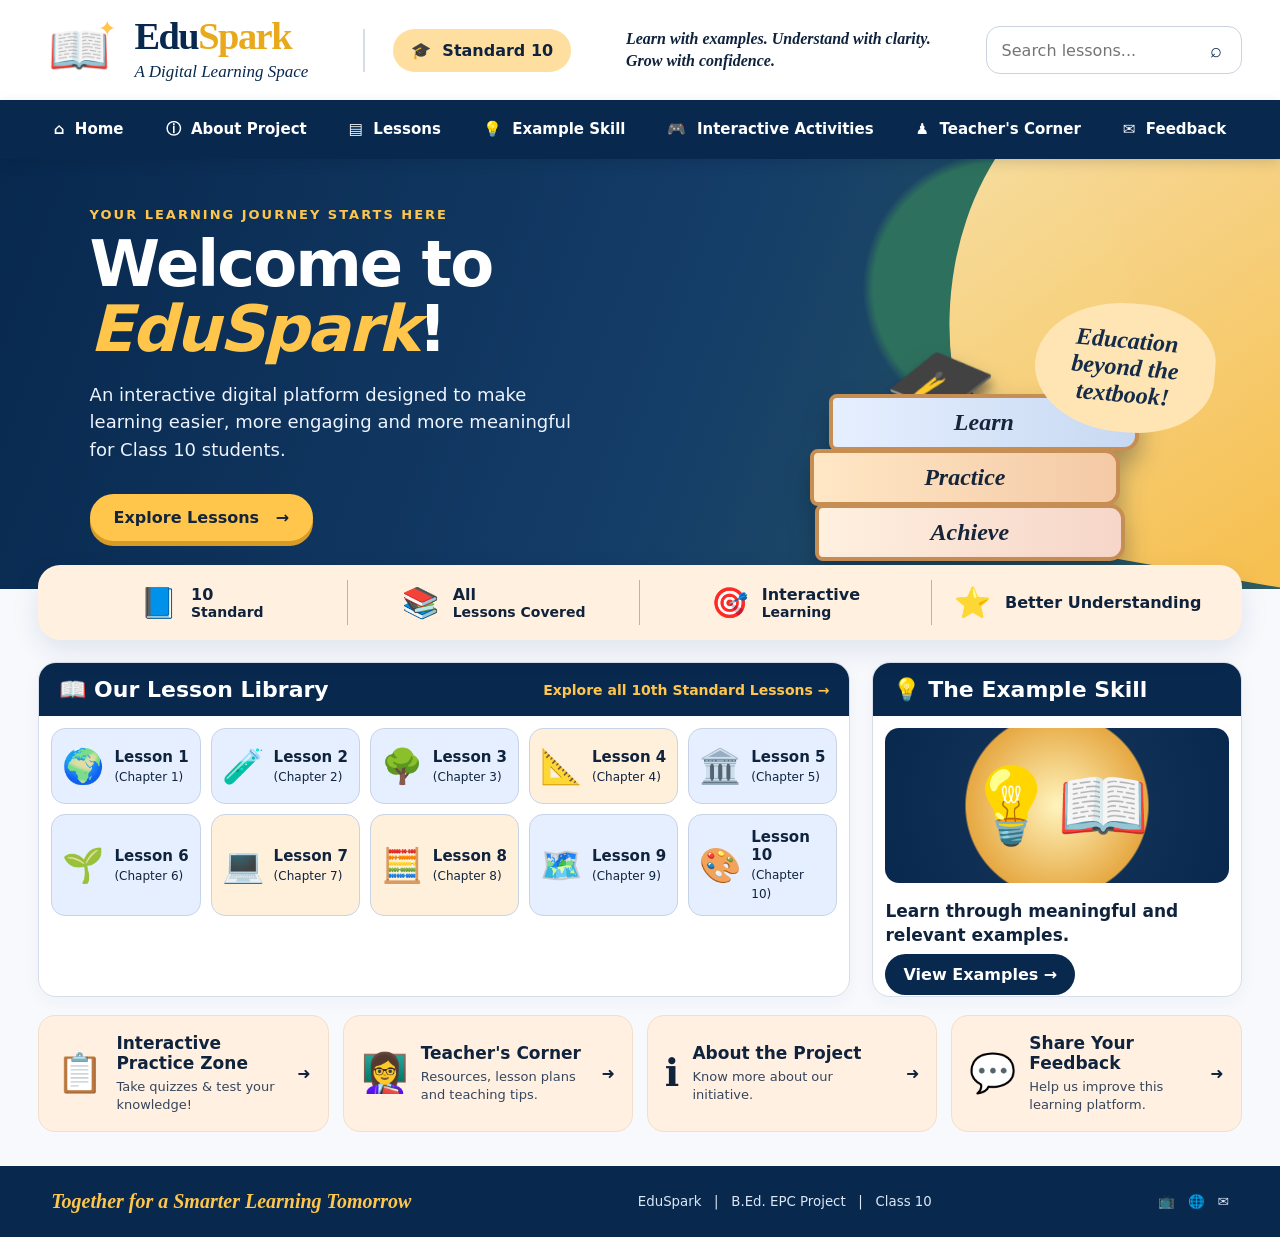
<file: index.html>
<!DOCTYPE html>
<html lang="en"><head>
<meta charset="UTF-8"><meta name="viewport" content="width=device-width, initial-scale=1.0">
<meta name="theme-color" content="#09284d">
<title>EduSpark Home | EduSpark</title><link rel="stylesheet" href="assets/css/style.css"></head><body>

<header class="top" id="home">
  <a class="brand" href="index.html" aria-label="EduSpark home"><div class="logo">📖</div><div><h1>Edu<span>Spark</span></h1><p class="tagline">A Digital Learning Space</p></div></a>
  <div class="standard"><span>🎓 &nbsp;Standard 10</span></div>
  <div class="motto">Learn with examples. Understand with clarity.<br>Grow with confidence.</div>
  <label class="search"><input id="searchInput" type="search" placeholder="Search lessons..." aria-label="Search lessons"><button id="searchBtn" aria-label="Search">⌕</button></label>
</header>
<nav class="nav" aria-label="Main navigation">
  <a href="index.html">⌂ &nbsp;Home</a><a href="about.html">ⓘ &nbsp;About Project</a><a href="lessons.html">▤ &nbsp;Lessons</a><a href="examples.html">💡 &nbsp;Example Skill</a><a href="practice.html">🎮 &nbsp;Interactive Activities</a><a href="teachers.html">♟ &nbsp;Teacher's Corner</a><a href="feedback.html">✉ &nbsp;Feedback</a>
</nav>

<section class="hero">
  <div class="hero-copy"><div class="eyebrow">Your learning journey starts here</div><h2>Welcome to<br><span>EduSpark</span>!</h2><p>An interactive digital platform designed to make learning easier, more engaging and more meaningful for Class 10 students.</p><a class="btn" href="lessons.html">Explore Lessons &nbsp; →</a></div>
  <div class="hero-art" aria-hidden="true"><div class="book-stack"><div class="cap">🎓</div><div class="book">Learn</div><div class="book">Practice</div><div class="book">Achieve</div></div><div class="bubble">Education beyond the textbook!</div></div>
</section>
<div class="stats"><div class="stat"><b>📘</b><div>10<small>Standard</small></div></div><div class="stat"><b>📚</b><div>All<small>Lessons Covered</small></div></div><div class="stat"><b>🎯</b><div>Interactive<small>Learning</small></div></div><div class="stat"><b>⭐</b><div>Better Understanding</div></div></div>
<main class="wrap">
<div class="section-grid">
<section class="panel"><div class="panel-head"><h3>📖 Our Lesson Library</h3><a href="lessons.html">Explore all 10th Standard Lessons →</a></div><div class="lessons">
<a class="lesson" href="lessons.html#lesson-1"><span class="emoji">🌍</span><span><strong>Lesson 1</strong><small>(Chapter 1)</small></span></a>
<a class="lesson" href="lessons.html#lesson-2"><span class="emoji">🧪</span><span><strong>Lesson 2</strong><small>(Chapter 2)</small></span></a>
<a class="lesson" href="lessons.html#lesson-3"><span class="emoji">🌳</span><span><strong>Lesson 3</strong><small>(Chapter 3)</small></span></a>
<a class="lesson" href="lessons.html#lesson-4"><span class="emoji">📐</span><span><strong>Lesson 4</strong><small>(Chapter 4)</small></span></a>
<a class="lesson" href="lessons.html#lesson-5"><span class="emoji">🏛️</span><span><strong>Lesson 5</strong><small>(Chapter 5)</small></span></a>
<a class="lesson" href="lessons.html#lesson-6"><span class="emoji">🌱</span><span><strong>Lesson 6</strong><small>(Chapter 6)</small></span></a>
<a class="lesson" href="lessons.html#lesson-7"><span class="emoji">💻</span><span><strong>Lesson 7</strong><small>(Chapter 7)</small></span></a>
<a class="lesson" href="lessons.html#lesson-8"><span class="emoji">🧮</span><span><strong>Lesson 8</strong><small>(Chapter 8)</small></span></a>
<a class="lesson" href="lessons.html#lesson-9"><span class="emoji">🗺️</span><span><strong>Lesson 9</strong><small>(Chapter 9)</small></span></a>
<a class="lesson" href="lessons.html#lesson-10"><span class="emoji">🎨</span><span><strong>Lesson 10</strong><small>(Chapter 10)</small></span></a>
</div></section>
<section class="panel"><div class="panel-head"><h3>💡 The Example Skill</h3></div><div class="example-body"><div class="example-img">💡📖</div><p>Learn through meaningful and relevant examples.</p><a class="dark-btn" href="examples.html">View Examples →</a></div></section>
</div>
<div class="tiles">
<a class="tile" href="practice.html"><span class="tile-icon">📋</span><div><h3>Interactive Practice Zone</h3><p>Take quizzes & test your knowledge!</p></div><span>➜</span></a>
<a class="tile" href="teachers.html"><span class="tile-icon">👩‍🏫</span><div><h3>Teacher's Corner</h3><p>Resources, lesson plans and teaching tips.</p></div><span>➜</span></a>
<a class="tile" href="about.html"><span class="tile-icon">ℹ️</span><div><h3>About the Project</h3><p>Know more about our initiative.</p></div><span>➜</span></a>
<a class="tile" href="feedback.html"><span class="tile-icon">💬</span><div><h3>Share Your Feedback</h3><p>Help us improve this learning platform.</p></div><span>➜</span></a>
</div></main>

<footer class="footer"><strong>Together for a Smarter Learning Tomorrow</strong><small>EduSpark &nbsp; | &nbsp; B.Ed. EPC Project &nbsp; | &nbsp; Class 10</small><small>📺 &nbsp; 🌐 &nbsp; ✉</small></footer>

<script src="assets/js/script.js"></script>
</body></html>
</file>
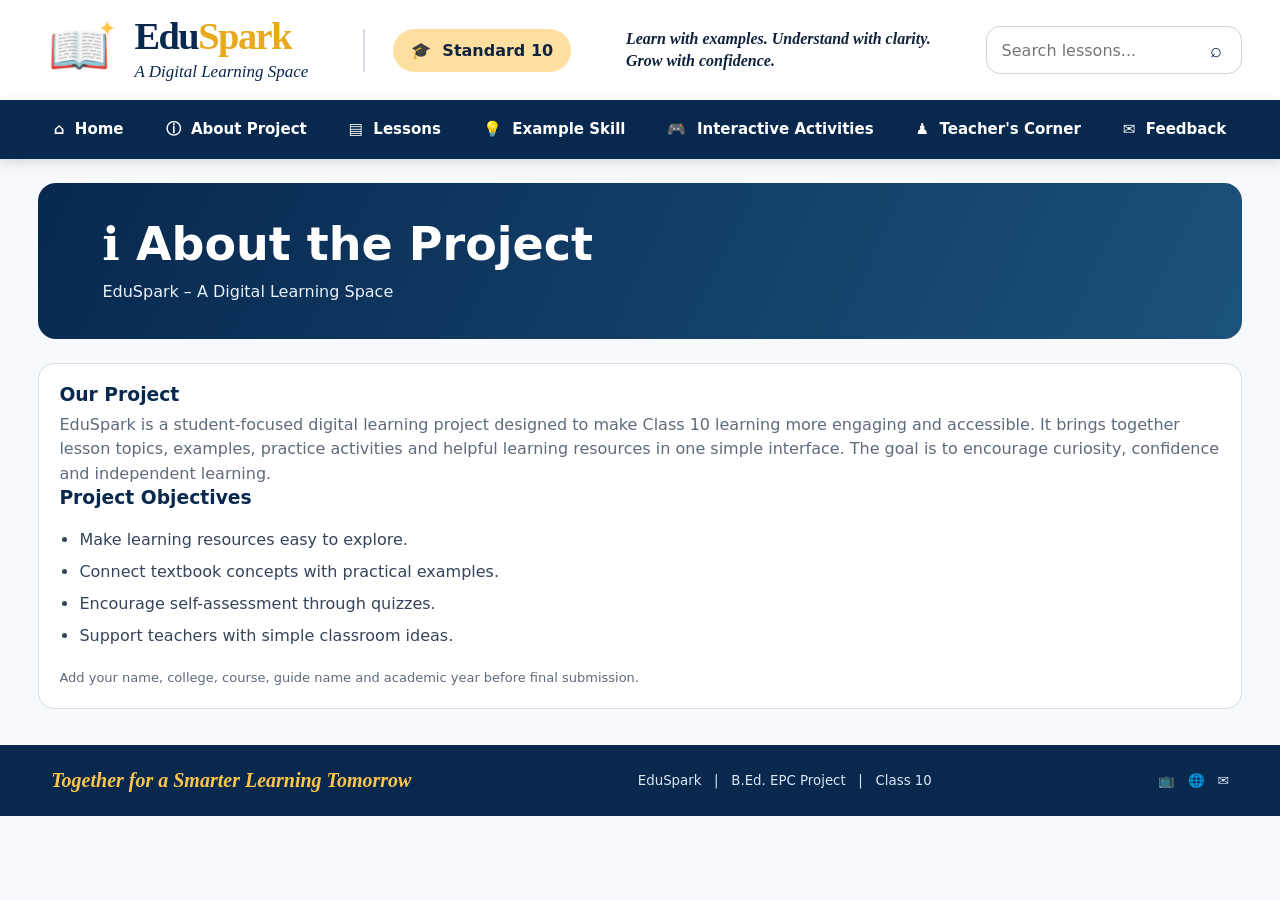
<file: about.html>
<!DOCTYPE html>
<html lang="en"><head>
<meta charset="UTF-8"><meta name="viewport" content="width=device-width, initial-scale=1.0">
<meta name="theme-color" content="#09284d">
<title>About the Project | EduSpark</title><link rel="stylesheet" href="assets/css/style.css"></head><body>

<header class="top" id="home">
  <a class="brand" href="index.html" aria-label="EduSpark home"><div class="logo">📖</div><div><h1>Edu<span>Spark</span></h1><p class="tagline">A Digital Learning Space</p></div></a>
  <div class="standard"><span>🎓 &nbsp;Standard 10</span></div>
  <div class="motto">Learn with examples. Understand with clarity.<br>Grow with confidence.</div>
  <label class="search"><input id="searchInput" type="search" placeholder="Search lessons..." aria-label="Search lessons"><button id="searchBtn" aria-label="Search">⌕</button></label>
</header>
<nav class="nav" aria-label="Main navigation">
  <a href="index.html">⌂ &nbsp;Home</a><a href="about.html">ⓘ &nbsp;About Project</a><a href="lessons.html">▤ &nbsp;Lessons</a><a href="examples.html">💡 &nbsp;Example Skill</a><a href="practice.html">🎮 &nbsp;Interactive Activities</a><a href="teachers.html">♟ &nbsp;Teacher's Corner</a><a href="feedback.html">✉ &nbsp;Feedback</a>
</nav>

<main class="page-content"><section class="page-hero"><h1>ℹ️ About the Project</h1><p>EduSpark – A Digital Learning Space</p></section>
<article class="info-card"><h3>Our Project</h3><p>EduSpark is a student-focused digital learning project designed to make Class 10 learning more engaging and accessible. It brings together lesson topics, examples, practice activities and helpful learning resources in one simple interface. The goal is to encourage curiosity, confidence and independent learning.</p><h3>Project Objectives</h3><ul class="teacher-list"><li>Make learning resources easy to explore.</li><li>Connect textbook concepts with practical examples.</li><li>Encourage self-assessment through quizzes.</li><li>Support teachers with simple classroom ideas.</li></ul><p class="notice">Add your name, college, course, guide name and academic year before final submission.</p></article></main>

<footer class="footer"><strong>Together for a Smarter Learning Tomorrow</strong><small>EduSpark &nbsp; | &nbsp; B.Ed. EPC Project &nbsp; | &nbsp; Class 10</small><small>📺 &nbsp; 🌐 &nbsp; ✉</small></footer>

<script src="assets/js/script.js"></script>
</body></html>
</file>
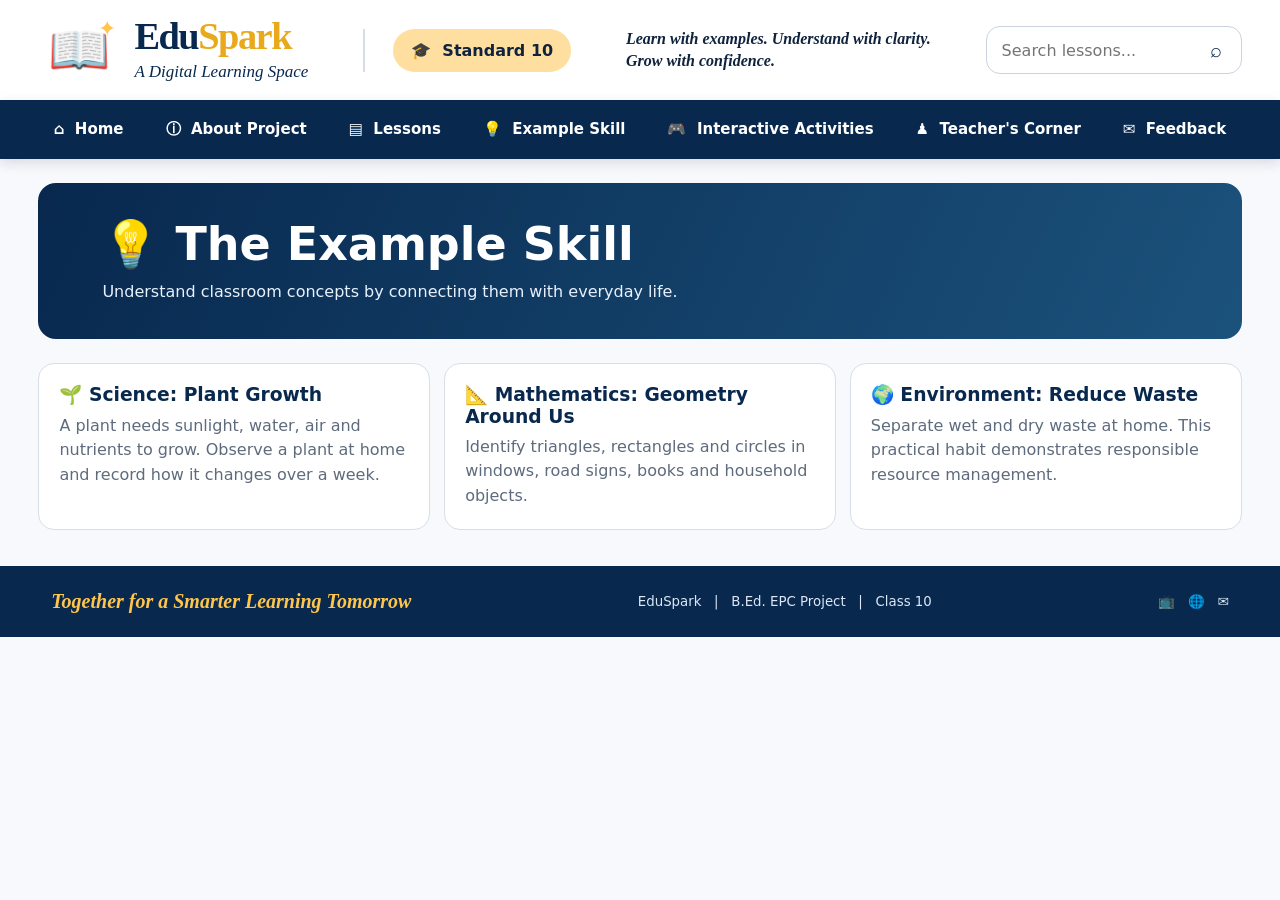
<file: examples.html>
<!DOCTYPE html>
<html lang="en"><head>
<meta charset="UTF-8"><meta name="viewport" content="width=device-width, initial-scale=1.0">
<meta name="theme-color" content="#09284d">
<title>Example Skill | EduSpark</title><link rel="stylesheet" href="assets/css/style.css"></head><body>

<header class="top" id="home">
  <a class="brand" href="index.html" aria-label="EduSpark home"><div class="logo">📖</div><div><h1>Edu<span>Spark</span></h1><p class="tagline">A Digital Learning Space</p></div></a>
  <div class="standard"><span>🎓 &nbsp;Standard 10</span></div>
  <div class="motto">Learn with examples. Understand with clarity.<br>Grow with confidence.</div>
  <label class="search"><input id="searchInput" type="search" placeholder="Search lessons..." aria-label="Search lessons"><button id="searchBtn" aria-label="Search">⌕</button></label>
</header>
<nav class="nav" aria-label="Main navigation">
  <a href="index.html">⌂ &nbsp;Home</a><a href="about.html">ⓘ &nbsp;About Project</a><a href="lessons.html">▤ &nbsp;Lessons</a><a href="examples.html">💡 &nbsp;Example Skill</a><a href="practice.html">🎮 &nbsp;Interactive Activities</a><a href="teachers.html">♟ &nbsp;Teacher's Corner</a><a href="feedback.html">✉ &nbsp;Feedback</a>
</nav>

<main class="page-content"><section class="page-hero"><h1>💡 The Example Skill</h1><p>Understand classroom concepts by connecting them with everyday life.</p></section>
<div class="info-grid">
<article class="info-card"><h3>🌱 Science: Plant Growth</h3><p>A plant needs sunlight, water, air and nutrients to grow. Observe a plant at home and record how it changes over a week.</p></article>
<article class="info-card"><h3>📐 Mathematics: Geometry Around Us</h3><p>Identify triangles, rectangles and circles in windows, road signs, books and household objects.</p></article>
<article class="info-card"><h3>🌍 Environment: Reduce Waste</h3><p>Separate wet and dry waste at home. This practical habit demonstrates responsible resource management.</p></article>
</div></main>

<footer class="footer"><strong>Together for a Smarter Learning Tomorrow</strong><small>EduSpark &nbsp; | &nbsp; B.Ed. EPC Project &nbsp; | &nbsp; Class 10</small><small>📺 &nbsp; 🌐 &nbsp; ✉</small></footer>

<script src="assets/js/script.js"></script>
</body></html>
</file>
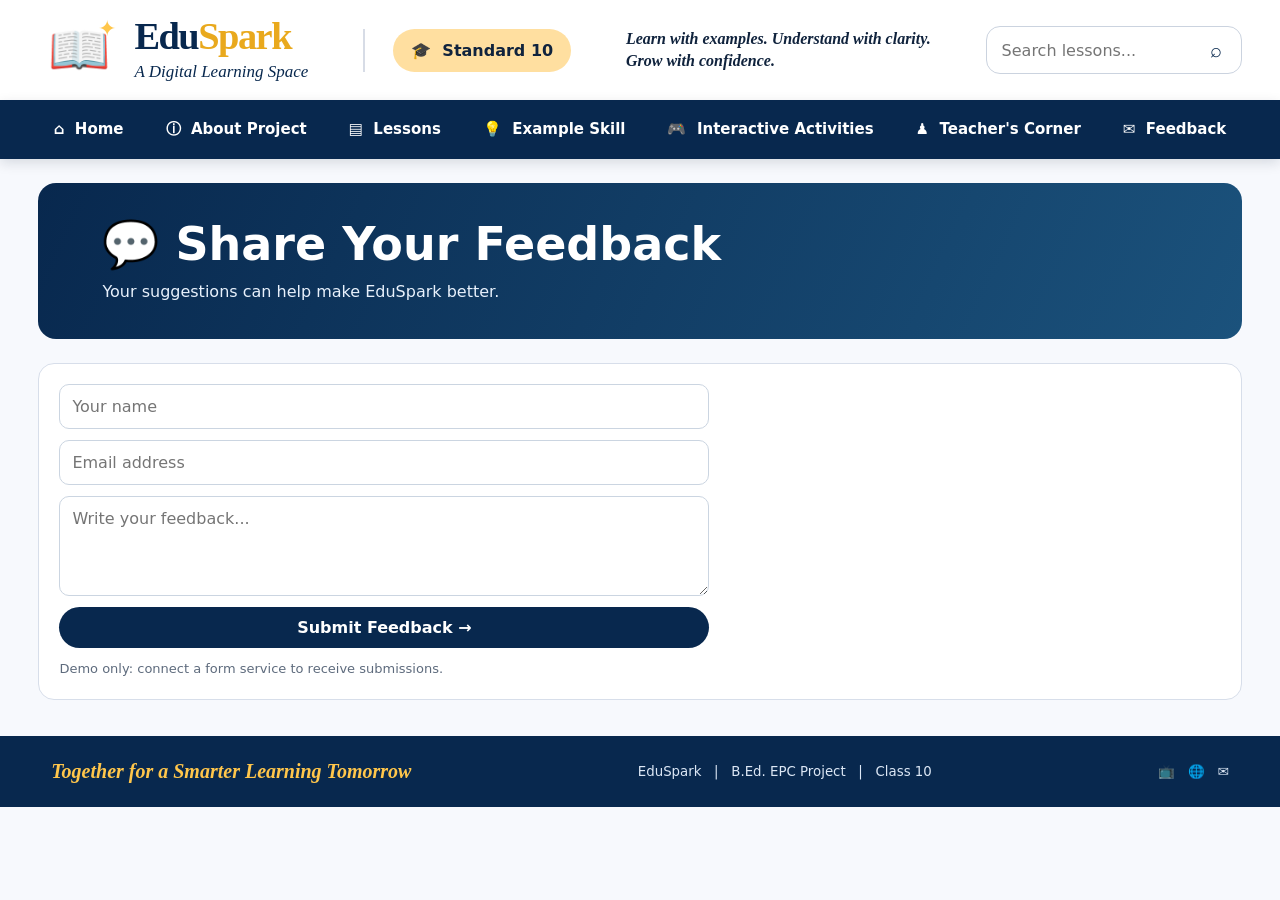
<file: feedback.html>
<!DOCTYPE html>
<html lang="en"><head>
<meta charset="UTF-8"><meta name="viewport" content="width=device-width, initial-scale=1.0">
<meta name="theme-color" content="#09284d">
<title>Share Feedback | EduSpark</title><link rel="stylesheet" href="assets/css/style.css"></head><body>

<header class="top" id="home">
  <a class="brand" href="index.html" aria-label="EduSpark home"><div class="logo">📖</div><div><h1>Edu<span>Spark</span></h1><p class="tagline">A Digital Learning Space</p></div></a>
  <div class="standard"><span>🎓 &nbsp;Standard 10</span></div>
  <div class="motto">Learn with examples. Understand with clarity.<br>Grow with confidence.</div>
  <label class="search"><input id="searchInput" type="search" placeholder="Search lessons..." aria-label="Search lessons"><button id="searchBtn" aria-label="Search">⌕</button></label>
</header>
<nav class="nav" aria-label="Main navigation">
  <a href="index.html">⌂ &nbsp;Home</a><a href="about.html">ⓘ &nbsp;About Project</a><a href="lessons.html">▤ &nbsp;Lessons</a><a href="examples.html">💡 &nbsp;Example Skill</a><a href="practice.html">🎮 &nbsp;Interactive Activities</a><a href="teachers.html">♟ &nbsp;Teacher's Corner</a><a href="feedback.html">✉ &nbsp;Feedback</a>
</nav>

<main class="page-content"><section class="page-hero"><h1>💬 Share Your Feedback</h1><p>Your suggestions can help make EduSpark better.</p></section>
<div class="info-card"><form class="feedback-form" id="feedbackForm"><input required name="name" placeholder="Your name" aria-label="Your name"><input required type="email" name="email" placeholder="Email address" aria-label="Email address"><textarea required name="message" placeholder="Write your feedback..." aria-label="Feedback"></textarea><button class="dark-btn" type="submit">Submit Feedback →</button><p class="notice" id="formMessage" aria-live="polite">Demo only: connect a form service to receive submissions.</p></form></div></main>

<footer class="footer"><strong>Together for a Smarter Learning Tomorrow</strong><small>EduSpark &nbsp; | &nbsp; B.Ed. EPC Project &nbsp; | &nbsp; Class 10</small><small>📺 &nbsp; 🌐 &nbsp; ✉</small></footer>

<script src="assets/js/script.js"></script>
</body></html>
</file>
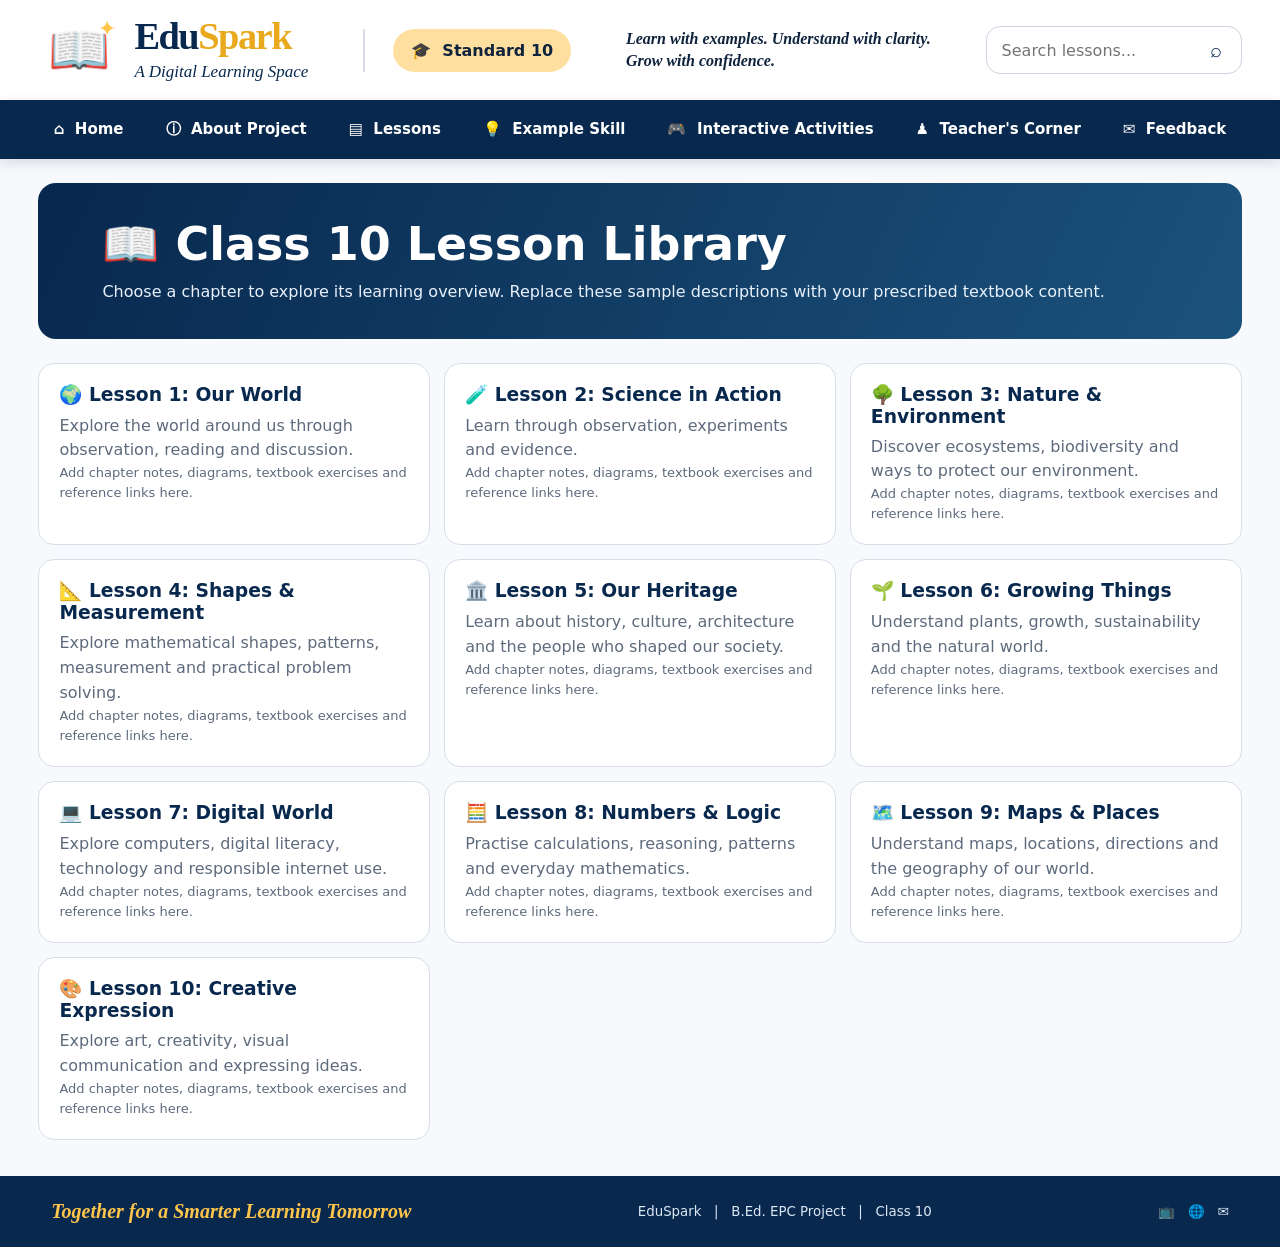
<file: lessons.html>
<!DOCTYPE html>
<html lang="en"><head>
<meta charset="UTF-8"><meta name="viewport" content="width=device-width, initial-scale=1.0">
<meta name="theme-color" content="#09284d">
<title>Lesson Library | EduSpark</title><link rel="stylesheet" href="assets/css/style.css"></head><body>

<header class="top" id="home">
  <a class="brand" href="index.html" aria-label="EduSpark home"><div class="logo">📖</div><div><h1>Edu<span>Spark</span></h1><p class="tagline">A Digital Learning Space</p></div></a>
  <div class="standard"><span>🎓 &nbsp;Standard 10</span></div>
  <div class="motto">Learn with examples. Understand with clarity.<br>Grow with confidence.</div>
  <label class="search"><input id="searchInput" type="search" placeholder="Search lessons..." aria-label="Search lessons"><button id="searchBtn" aria-label="Search">⌕</button></label>
</header>
<nav class="nav" aria-label="Main navigation">
  <a href="index.html">⌂ &nbsp;Home</a><a href="about.html">ⓘ &nbsp;About Project</a><a href="lessons.html">▤ &nbsp;Lessons</a><a href="examples.html">💡 &nbsp;Example Skill</a><a href="practice.html">🎮 &nbsp;Interactive Activities</a><a href="teachers.html">♟ &nbsp;Teacher's Corner</a><a href="feedback.html">✉ &nbsp;Feedback</a>
</nav>
<main class="page-content"><section class="page-hero"><h1>📖 Class 10 Lesson Library</h1><p>Choose a chapter to explore its learning overview. Replace these sample descriptions with your prescribed textbook content.</p></section><div class="lesson-list"><article class="info-card" id="lesson-1"><h3>🌍 Lesson 1: Our World</h3><p>Explore the world around us through observation, reading and discussion.</p><p class="notice">Add chapter notes, diagrams, textbook exercises and reference links here.</p></article><article class="info-card" id="lesson-2"><h3>🧪 Lesson 2: Science in Action</h3><p>Learn through observation, experiments and evidence.</p><p class="notice">Add chapter notes, diagrams, textbook exercises and reference links here.</p></article><article class="info-card" id="lesson-3"><h3>🌳 Lesson 3: Nature & Environment</h3><p>Discover ecosystems, biodiversity and ways to protect our environment.</p><p class="notice">Add chapter notes, diagrams, textbook exercises and reference links here.</p></article><article class="info-card" id="lesson-4"><h3>📐 Lesson 4: Shapes & Measurement</h3><p>Explore mathematical shapes, patterns, measurement and practical problem solving.</p><p class="notice">Add chapter notes, diagrams, textbook exercises and reference links here.</p></article><article class="info-card" id="lesson-5"><h3>🏛️ Lesson 5: Our Heritage</h3><p>Learn about history, culture, architecture and the people who shaped our society.</p><p class="notice">Add chapter notes, diagrams, textbook exercises and reference links here.</p></article><article class="info-card" id="lesson-6"><h3>🌱 Lesson 6: Growing Things</h3><p>Understand plants, growth, sustainability and the natural world.</p><p class="notice">Add chapter notes, diagrams, textbook exercises and reference links here.</p></article><article class="info-card" id="lesson-7"><h3>💻 Lesson 7: Digital World</h3><p>Explore computers, digital literacy, technology and responsible internet use.</p><p class="notice">Add chapter notes, diagrams, textbook exercises and reference links here.</p></article><article class="info-card" id="lesson-8"><h3>🧮 Lesson 8: Numbers & Logic</h3><p>Practise calculations, reasoning, patterns and everyday mathematics.</p><p class="notice">Add chapter notes, diagrams, textbook exercises and reference links here.</p></article><article class="info-card" id="lesson-9"><h3>🗺️ Lesson 9: Maps & Places</h3><p>Understand maps, locations, directions and the geography of our world.</p><p class="notice">Add chapter notes, diagrams, textbook exercises and reference links here.</p></article><article class="info-card" id="lesson-10"><h3>🎨 Lesson 10: Creative Expression</h3><p>Explore art, creativity, visual communication and expressing ideas.</p><p class="notice">Add chapter notes, diagrams, textbook exercises and reference links here.</p></article></div></main>
<footer class="footer"><strong>Together for a Smarter Learning Tomorrow</strong><small>EduSpark &nbsp; | &nbsp; B.Ed. EPC Project &nbsp; | &nbsp; Class 10</small><small>📺 &nbsp; 🌐 &nbsp; ✉</small></footer>

<script src="assets/js/script.js"></script>
</body></html>
</file>
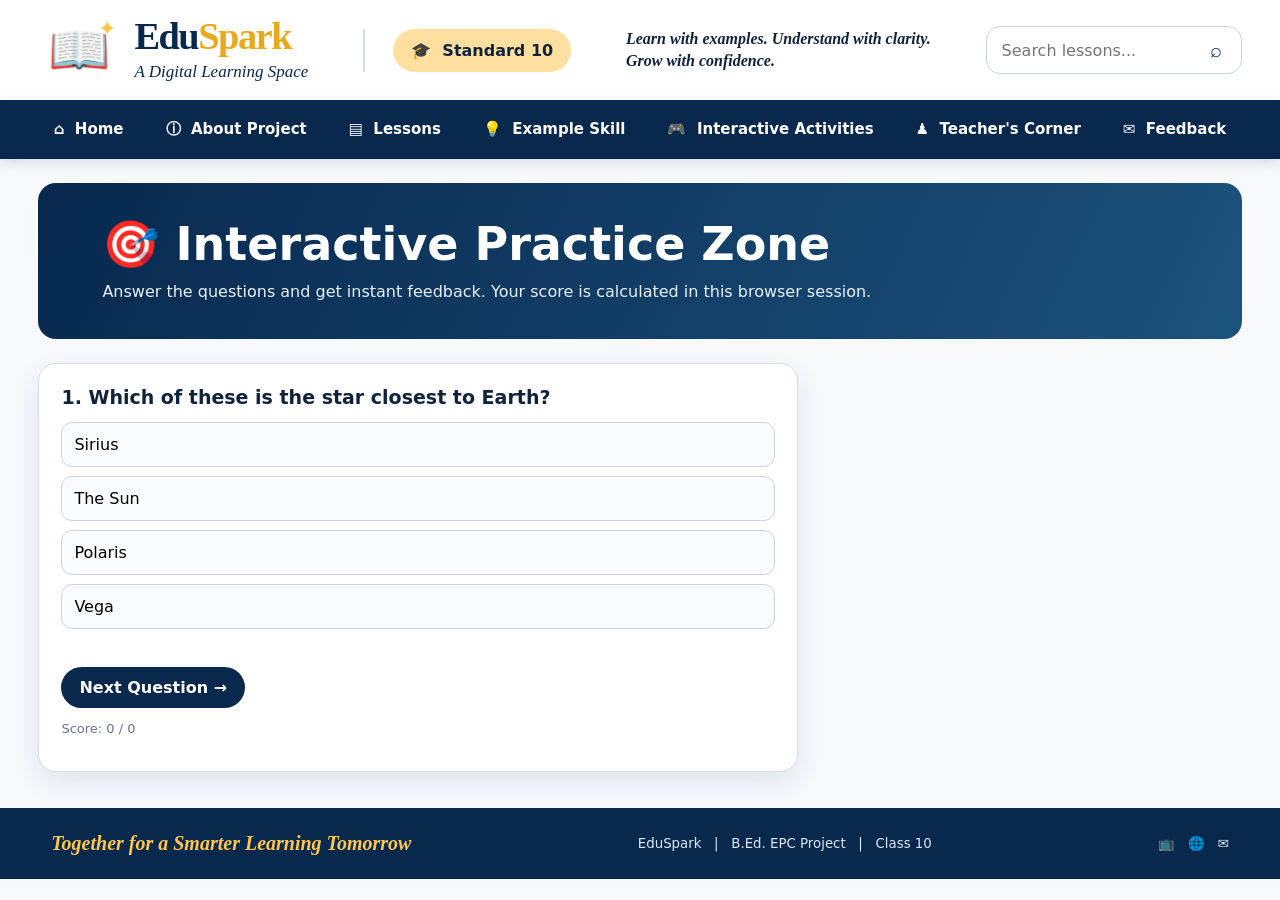
<file: practice.html>
<!DOCTYPE html>
<html lang="en"><head>
<meta charset="UTF-8"><meta name="viewport" content="width=device-width, initial-scale=1.0">
<meta name="theme-color" content="#09284d">
<title>Interactive Practice | EduSpark</title><link rel="stylesheet" href="assets/css/style.css"></head><body>

<header class="top" id="home">
  <a class="brand" href="index.html" aria-label="EduSpark home"><div class="logo">📖</div><div><h1>Edu<span>Spark</span></h1><p class="tagline">A Digital Learning Space</p></div></a>
  <div class="standard"><span>🎓 &nbsp;Standard 10</span></div>
  <div class="motto">Learn with examples. Understand with clarity.<br>Grow with confidence.</div>
  <label class="search"><input id="searchInput" type="search" placeholder="Search lessons..." aria-label="Search lessons"><button id="searchBtn" aria-label="Search">⌕</button></label>
</header>
<nav class="nav" aria-label="Main navigation">
  <a href="index.html">⌂ &nbsp;Home</a><a href="about.html">ⓘ &nbsp;About Project</a><a href="lessons.html">▤ &nbsp;Lessons</a><a href="examples.html">💡 &nbsp;Example Skill</a><a href="practice.html">🎮 &nbsp;Interactive Activities</a><a href="teachers.html">♟ &nbsp;Teacher's Corner</a><a href="feedback.html">✉ &nbsp;Feedback</a>
</nav>

<main class="page-content"><section class="page-hero"><h1>🎯 Interactive Practice Zone</h1><p>Answer the questions and get instant feedback. Your score is calculated in this browser session.</p></section>
<div class="quiz-box"><p class="quiz-q" id="question">1. Which of these is the star closest to Earth?</p><div class="answers" id="answers"><button class="answer" data-correct="false">Sirius</button><button class="answer" data-correct="true">The Sun</button><button class="answer" data-correct="false">Polaris</button><button class="answer" data-correct="false">Vega</button></div><p class="quiz-feedback" id="quizFeedback" aria-live="polite"></p><button class="dark-btn" id="nextQuestion">Next Question →</button><p class="notice" id="scoreText">Score: 0 / 0</p></div></main>

<footer class="footer"><strong>Together for a Smarter Learning Tomorrow</strong><small>EduSpark &nbsp; | &nbsp; B.Ed. EPC Project &nbsp; | &nbsp; Class 10</small><small>📺 &nbsp; 🌐 &nbsp; ✉</small></footer>

<script src="assets/js/script.js"></script>
</body></html>
</file>
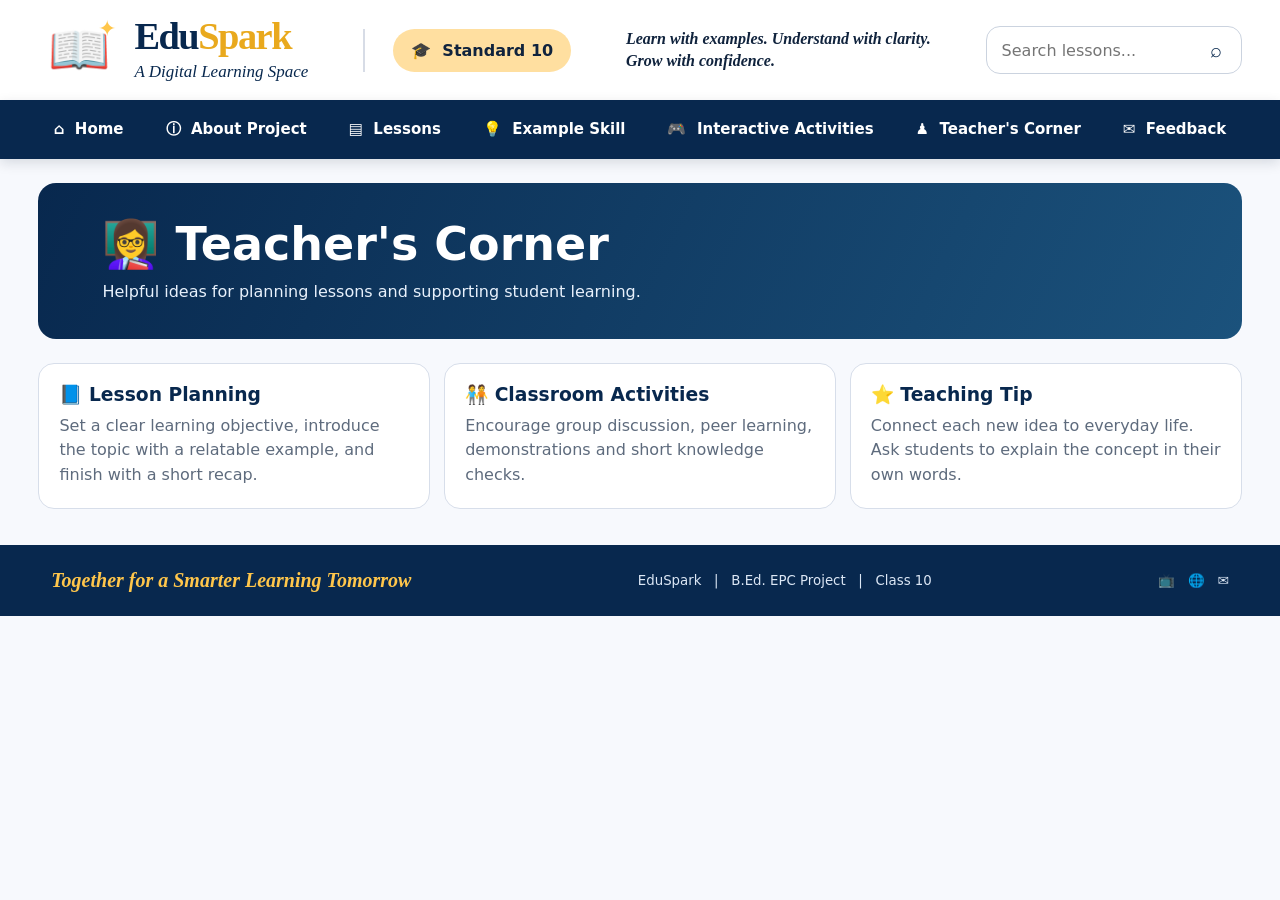
<file: teachers.html>
<!DOCTYPE html>
<html lang="en"><head>
<meta charset="UTF-8"><meta name="viewport" content="width=device-width, initial-scale=1.0">
<meta name="theme-color" content="#09284d">
<title>Teacher's Corner | EduSpark</title><link rel="stylesheet" href="assets/css/style.css"></head><body>

<header class="top" id="home">
  <a class="brand" href="index.html" aria-label="EduSpark home"><div class="logo">📖</div><div><h1>Edu<span>Spark</span></h1><p class="tagline">A Digital Learning Space</p></div></a>
  <div class="standard"><span>🎓 &nbsp;Standard 10</span></div>
  <div class="motto">Learn with examples. Understand with clarity.<br>Grow with confidence.</div>
  <label class="search"><input id="searchInput" type="search" placeholder="Search lessons..." aria-label="Search lessons"><button id="searchBtn" aria-label="Search">⌕</button></label>
</header>
<nav class="nav" aria-label="Main navigation">
  <a href="index.html">⌂ &nbsp;Home</a><a href="about.html">ⓘ &nbsp;About Project</a><a href="lessons.html">▤ &nbsp;Lessons</a><a href="examples.html">💡 &nbsp;Example Skill</a><a href="practice.html">🎮 &nbsp;Interactive Activities</a><a href="teachers.html">♟ &nbsp;Teacher's Corner</a><a href="feedback.html">✉ &nbsp;Feedback</a>
</nav>

<main class="page-content"><section class="page-hero"><h1>👩‍🏫 Teacher's Corner</h1><p>Helpful ideas for planning lessons and supporting student learning.</p></section>
<div class="info-grid"><article class="info-card"><h3>📘 Lesson Planning</h3><p>Set a clear learning objective, introduce the topic with a relatable example, and finish with a short recap.</p></article><article class="info-card"><h3>🧑‍🤝‍🧑 Classroom Activities</h3><p>Encourage group discussion, peer learning, demonstrations and short knowledge checks.</p></article><article class="info-card"><h3>⭐ Teaching Tip</h3><p>Connect each new idea to everyday life. Ask students to explain the concept in their own words.</p></article></div></main>

<footer class="footer"><strong>Together for a Smarter Learning Tomorrow</strong><small>EduSpark &nbsp; | &nbsp; B.Ed. EPC Project &nbsp; | &nbsp; Class 10</small><small>📺 &nbsp; 🌐 &nbsp; ✉</small></footer>

<script src="assets/js/script.js"></script>
</body></html>
</file>
<file: assets/css/style.css>
:root{--navy:#08284e;--navy2:#103b69;--gold:#ffc64b;--gold2:#ffe1a0;--cream:#fff5e8;--ink:#10233d;--muted:#5e6b7d;--line:#d7deea;--bluecard:#e5efff;--shadow:0 10px 28px rgba(8,40,78,.10)}
*{box-sizing:border-box}html{scroll-behavior:smooth}body{margin:0;background:#f7f9fd;color:var(--ink);font-family:Inter,ui-sans-serif,system-ui,-apple-system,"Segoe UI",sans-serif}a{color:inherit;text-decoration:none}button,input,textarea{font:inherit}button{cursor:pointer}.top{background:#fff;padding:14px clamp(16px,3vw,46px);display:flex;align-items:center;justify-content:space-between;gap:22px;min-height:100px}.brand{display:flex;align-items:center;gap:14px;min-width:270px}.logo{width:82px;height:66px;display:grid;place-items:center;color:var(--navy);font-size:50px;position:relative}.logo:after{content:"✦";position:absolute;color:var(--gold);font-size:22px;right:4px;top:-1px}.brand h1{font-family:Georgia,serif;font-size:clamp(30px,3vw,46px);line-height:.95;margin:0;color:var(--navy);letter-spacing:-1.5px}.brand h1 span{color:#e9a91d}.tagline{font-family:Georgia,serif;font-style:italic;font-size:17px;margin:7px 0 0;color:var(--navy)}.standard{border-left:2px solid #d7dce6;padding-left:28px;white-space:nowrap;font-weight:800}.standard span{background:#ffdfa0;border-radius:30px;padding:12px 18px;display:inline-block}.motto{font-family:Georgia,serif;font-weight:700;font-style:italic;max-width:330px;line-height:1.35}.search{display:flex;border:1px solid #cbd3df;border-radius:14px;padding:10px 13px;min-width:220px;background:#fff}.search input{border:0;outline:0;width:100%;min-width:0}.search button{border:0;background:none;font-size:20px;color:var(--navy)}.nav{background:var(--navy);display:flex;justify-content:center;gap:8px;padding:7px clamp(10px,2vw,34px);position:sticky;top:0;z-index:20;box-shadow:0 4px 12px #00172b22}.nav a{color:white;padding:13px 17px;border-radius:12px;font-weight:650;white-space:nowrap;font-size:15px}.nav a:hover,.nav a.active{background:var(--gold);color:#14243a}.hero{min-height:350px;background:radial-gradient(circle at 78% 30%,#2e705e 0 12%,transparent 13%),linear-gradient(110deg,#08284e 0%,#143d68 53%,#315e60 100%);color:white;position:relative;overflow:hidden;padding:48px clamp(22px,7vw,110px);display:flex;align-items:center}.hero:before{content:"";position:absolute;right:-50px;top:-100px;width:380px;height:500px;background:linear-gradient(135deg,#ffe5ad,#ffc34c);border-radius:48% 0 0 52%;transform:rotate(10deg);opacity:.96}.hero-copy{position:relative;z-index:2;max-width:540px}.eyebrow{font-weight:800;color:var(--gold);letter-spacing:2px;text-transform:uppercase;font-size:13px}.hero h2{font-size:clamp(38px,5vw,66px);line-height:1.02;margin:10px 0 15px;letter-spacing:-2px}.hero h2 span{color:var(--gold);font-style:italic}.hero p{font-size:18px;line-height:1.55;max-width:490px;color:#edf4ff}.btn{display:inline-flex;align-items:center;gap:12px;border:0;border-radius:30px;padding:14px 24px;background:var(--gold);color:#14243a;font-weight:800;margin-top:12px;box-shadow:0 5px 0 #d89b25}.btn:hover{transform:translateY(-1px)}.hero-art{position:absolute;z-index:1;right:9%;bottom:28px;width:390px;height:270px;display:flex;align-items:end;justify-content:center}.book-stack{width:310px;position:relative;filter:drop-shadow(0 14px 12px #00182b55)}.book{height:57px;border:4px solid #c78e54;border-radius:8px 15px 15px 8px;margin-top:-2px;display:grid;place-items:center;color:#17253a;font-family:Georgia,serif;font-style:italic;font-size:24px;font-weight:bold;background:linear-gradient(90deg,#fff0df,#f6d6c9)}.book:nth-child(2){background:linear-gradient(90deg,#e6efff,#c7d9f1);transform:translateX(14px)}.book:nth-child(3){background:linear-gradient(90deg,#ffe7c5,#f4c9a6);transform:translateX(-5px)}.cap{position:absolute;top:-55px;left:70px;font-size:92px;transform:rotate(-8deg);filter:drop-shadow(0 8px 5px #0005)}.bubble{position:absolute;right:-50px;top:12px;color:#142b49;background:#ffe5b3;padding:24px;border-radius:55% 45% 48% 52%;font-family:Georgia,serif;font-size:24px;font-weight:bold;font-style:italic;transform:rotate(5deg);max-width:180px;text-align:center}.stats{margin:-24px auto 22px;position:relative;z-index:3;width:min(94%,1450px);background:#fff0df;border-radius:22px;display:grid;grid-template-columns:repeat(4,1fr);box-shadow:var(--shadow);padding:15px 18px}.stat{display:flex;align-items:center;justify-content:center;gap:14px;padding:5px 10px;border-right:1px solid #b8b5ad;font-weight:800}.stat:last-child{border:0}.stat b{font-size:30px}.stat small{display:block;font-size:14px}.wrap{width:min(94%,1450px);margin:0 auto}.section-grid{display:grid;grid-template-columns:2.2fr 1fr;gap:22px;margin:18px 0}.panel{background:white;border:1px solid var(--line);border-radius:18px;overflow:hidden;box-shadow:0 5px 18px #09284e0a}.panel-head{background:var(--navy);color:white;padding:14px 20px;display:flex;justify-content:space-between;align-items:center;gap:10px}.panel-head h3{margin:0;font-size:22px}.panel-head a{color:var(--gold);font-weight:750;font-size:14px}.lessons{padding:12px;display:grid;grid-template-columns:repeat(5,1fr);gap:10px}.lesson{border:1px solid #c7d3e7;background:var(--bluecard);border-radius:14px;padding:13px 10px;display:flex;align-items:center;gap:10px;text-align:left;min-height:76px;color:var(--ink);transition:.2s}.lesson:nth-child(4n),.lesson:nth-child(7n){background:#fff0dc}.lesson:hover{transform:translateY(-3px);box-shadow:var(--shadow);border-color:#e4b64b}.lesson .emoji{font-size:34px}.lesson strong{display:block;font-size:15px}.lesson small{font-size:12px}.example-body{padding:12px}.example-img{min-height:155px;border-radius:14px;background:radial-gradient(circle,#fff4bd,#e6a842 48%,#102f55 49%,#08284e);display:grid;place-items:center;font-size:74px}.example-body p{font-size:17px;font-weight:750;line-height:1.4}.dark-btn{background:var(--navy);color:white;border:0;border-radius:22px;padding:11px 18px;font-weight:750}.tiles{display:grid;grid-template-columns:repeat(4,1fr);gap:14px;margin:14px 0 20px}.tile{background:#fff0e2;border:1px solid #f0dfcc;border-radius:17px;padding:17px;display:flex;gap:13px;align-items:center;min-height:110px}.tile .tile-icon{font-size:38px}.tile h3{font-size:17px;margin:0 0 5px}.tile p{font-size:13px;margin:0;color:#35465c;line-height:1.4}.tile a{margin-left:auto;color:var(--navy);font-size:23px;font-weight:900}.content-section{margin:32px 0;scroll-margin-top:80px}.content-section>h2{color:var(--navy);font-size:28px;margin:0 0 14px}.info-grid{display:grid;grid-template-columns:repeat(3,1fr);gap:14px}.info-card{background:white;border:1px solid var(--line);border-radius:16px;padding:20px}.info-card h3{margin:0 0 8px;color:var(--navy)}.info-card p{color:var(--muted);line-height:1.55;margin:0}.quiz-box{background:#fff;border:1px solid var(--line);border-radius:18px;padding:22px;max-width:760px;box-shadow:var(--shadow)}.quiz-q{font-size:19px;font-weight:800;margin:0 0 14px}.answers{display:grid;gap:9px}.answer{border:1px solid #cbd5e1;border-radius:11px;padding:12px;text-align:left;background:#f8fbff}.answer:hover{border-color:#e5aa27;background:#fff7e5}.answer.correct{background:#e2f7e9;border-color:#3a9b5c}.answer.wrong{background:#ffeded;border-color:#d45a5a}.quiz-feedback{font-weight:750;min-height:26px;margin:12px 0 0}.teacher-list{padding-left:20px;line-height:2;color:#34445a}.feedback-form{display:grid;gap:11px;max-width:650px}.feedback-form input,.feedback-form textarea{width:100%;border:1px solid #cbd5e1;border-radius:10px;padding:12px;background:#fff}.feedback-form textarea{min-height:100px;resize:vertical}.notice{color:#68768a;font-size:13px}.footer{background:var(--navy);color:white;padding:24px clamp(18px,4vw,55px);display:flex;align-items:center;justify-content:space-between;gap:18px;margin-top:34px}.footer strong{font-family:Georgia,serif;color:var(--gold);font-size:20px;font-style:italic}.footer small{color:#dce7f5}.modal{display:none;position:fixed;inset:0;background:#00152dcc;z-index:50;place-items:center;padding:18px}.modal.open{display:grid}.modal-card{background:white;border-radius:18px;padding:25px;max-width:520px;width:100%;box-shadow:0 20px 60px #0005}.modal-card h2{color:var(--navy);margin-top:0}.modal-card .close{float:right;border:0;background:#edf2f8;border-radius:50%;width:34px;height:34px;font-size:20px}.modal-card p{line-height:1.6;color:#46566b}.modal-card .btn{margin-right:8px}
@media(max-width:1050px){.motto{display:none}.hero-art{right:3%;opacity:.8}.lessons{grid-template-columns:repeat(3,1fr)}.section-grid{grid-template-columns:1fr 310px}.tiles{grid-template-columns:repeat(2,1fr)}}
@media(max-width:760px){.top{flex-wrap:wrap;gap:10px}.brand{min-width:0}.logo{width:55px;font-size:38px}.brand h1{font-size:31px}.tagline{font-size:13px}.standard{border:0;padding:0}.standard span{padding:8px 12px;font-size:13px}.search{order:3;width:100%}.nav{overflow-x:auto;justify-content:flex-start}.nav a{font-size:13px;padding:11px 13px}.hero{min-height:390px;padding:35px 24px;align-items:start}.hero-copy{max-width:100%}.hero p{font-size:15px;max-width:390px}.hero-art{right:-25px;bottom:-4px;transform:scale(.68);transform-origin:bottom right;opacity:.6}.bubble{display:none}.stats{grid-template-columns:repeat(2,1fr);gap:6px;padding:12px}.stat{border:0;justify-content:flex-start;font-size:13px}.stat b{font-size:24px}.section-grid{grid-template-columns:1fr}.lessons{grid-template-columns:repeat(2,1fr)}.tiles{grid-template-columns:1fr 1fr}.tile{padding:13px}.tile .tile-icon{font-size:29px}.info-grid{grid-template-columns:1fr}.footer{flex-direction:column;text-align:center}.panel-head h3{font-size:18px}}
@media(max-width:420px){.tiles{grid-template-columns:1fr}.lesson{min-height:68px}.lesson .emoji{font-size:29px}.lessons{gap:7px;padding:8px}.lesson{padding:9px 7px}.hero h2{font-size:39px}}

.page-hero{background:linear-gradient(115deg,#08284e,#1b527c);color:#fff;padding:34px clamp(20px,5vw,65px);border-radius:18px;margin:24px 0}
.page-hero h1{font-size:clamp(30px,4vw,46px);margin:0 0 8px}.page-hero p{margin:0;color:#e8f1fc;line-height:1.6}
.page-content{width:min(94%,1250px);margin:0 auto 36px}.lesson-list{display:grid;grid-template-columns:repeat(3,1fr);gap:14px}
.resource-link{display:inline-block;margin-top:12px;color:#123b67;font-weight:800}
@media(max-width:760px){.lesson-list{grid-template-columns:1fr 1fr}}
@media(max-width:460px){.lesson-list{grid-template-columns:1fr}}
</file>
